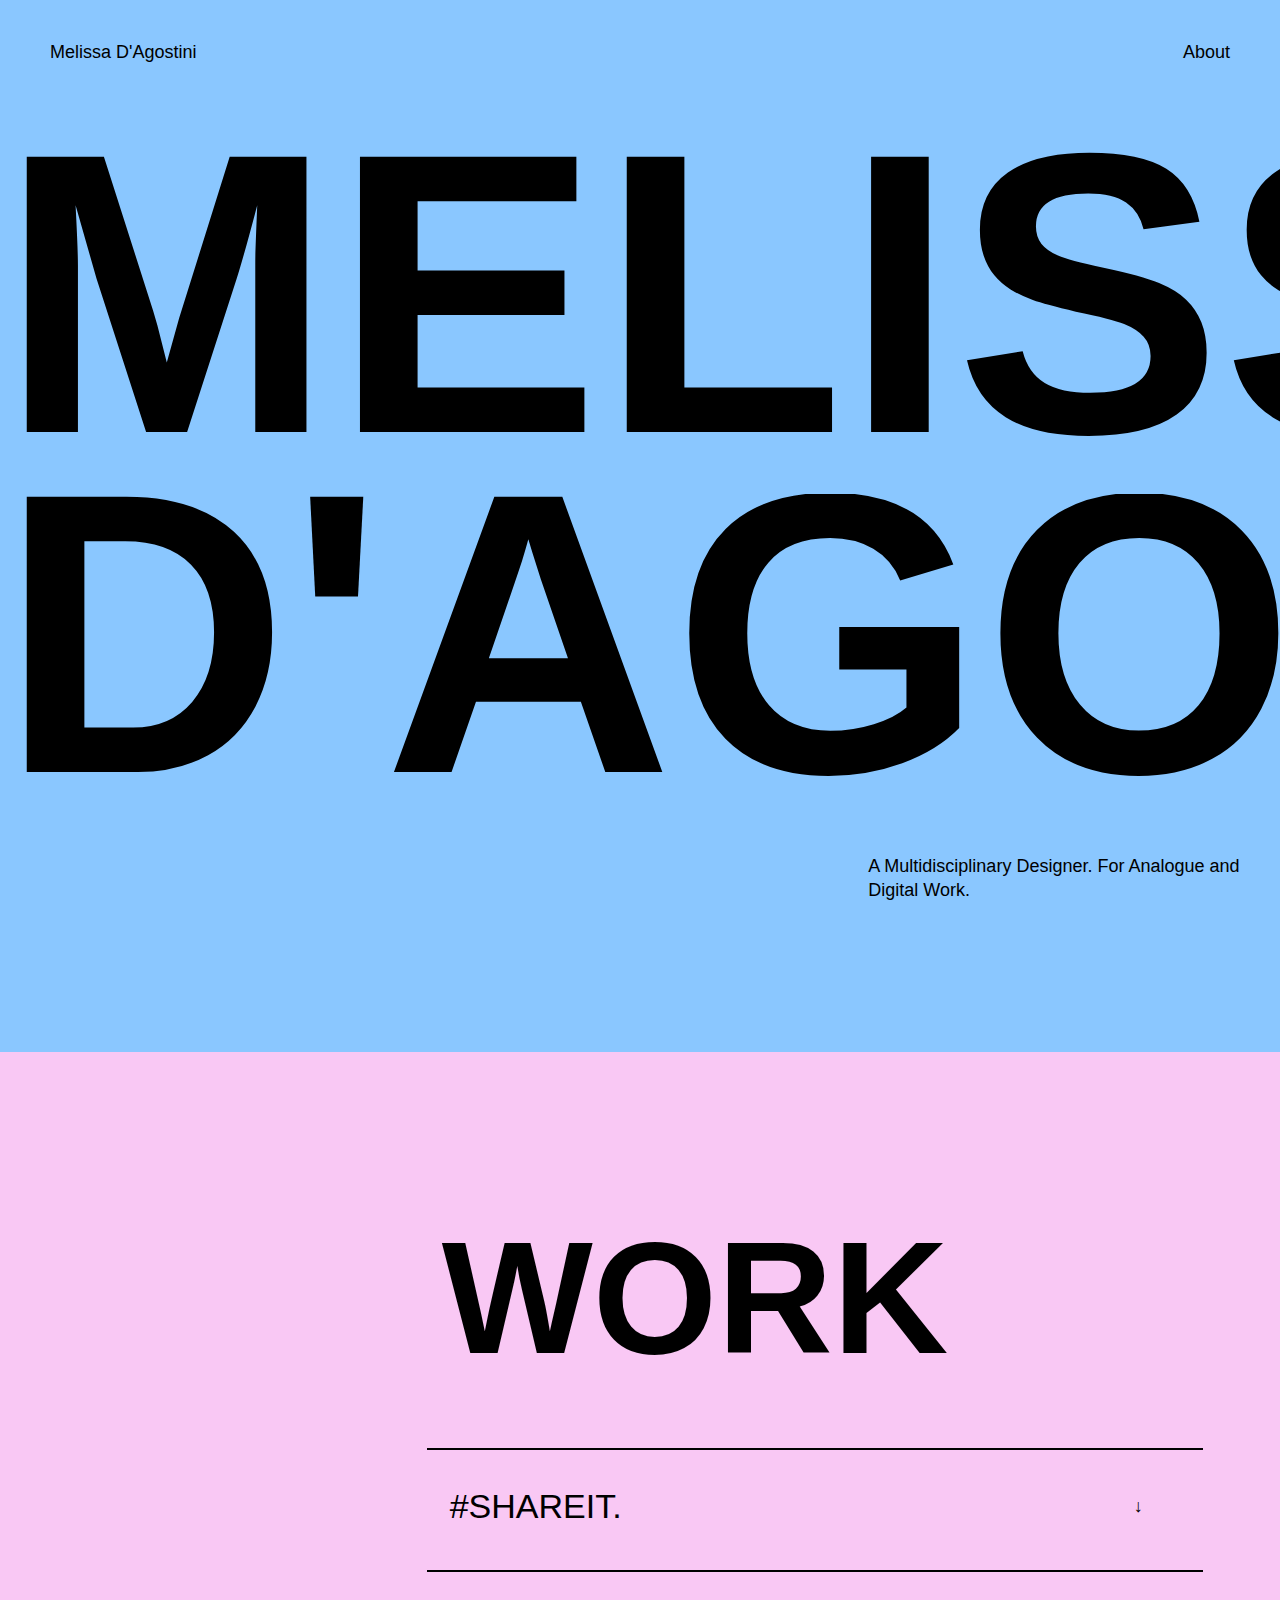
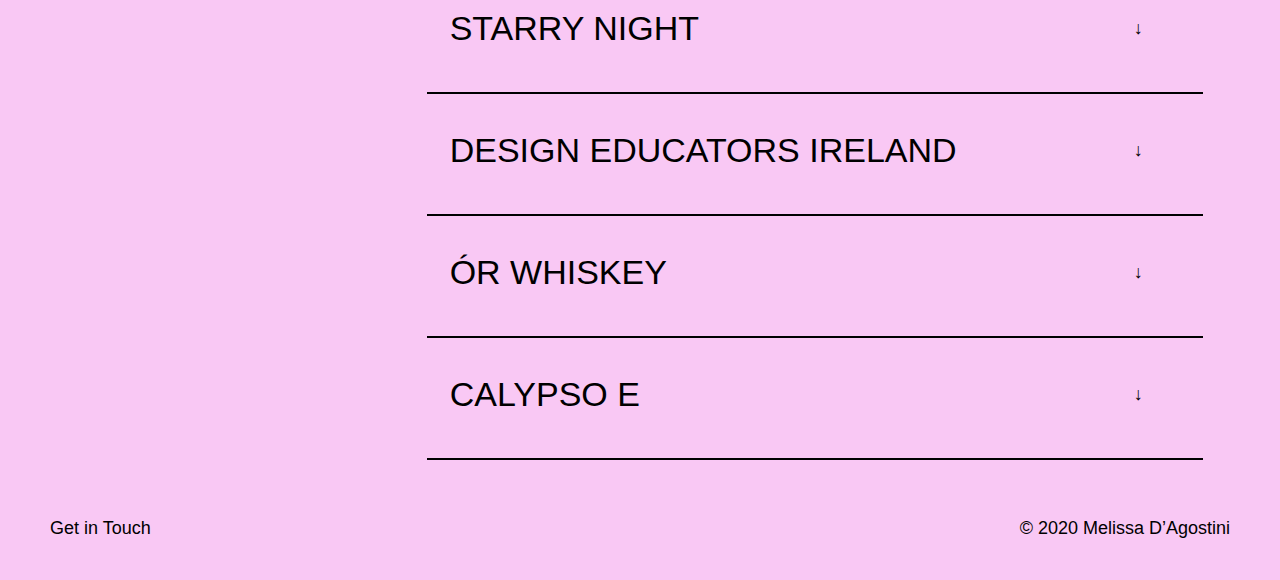
<file: index.html>
<!doctype html>
<html lang="en">

<head>
    <!-- Required meta tags -->
    <meta charset="utf-8">
    <meta name="viewport" content="width=device-width, initial-scale=1, shrink-to-fit=no">

    <!-- Bootstrap CSS -->
    <link rel="stylesheet" href="https://stackpath.bootstrapcdn.com/bootstrap/4.3.1/css/bootstrap.min.css" integrity="sha384-ggOyR0iXCbMQv3Xipma34MD+dH/1fQ784/j6cY/iJTQUOhcWr7x9JvoRxT2MZw1T" crossorigin="anonymous">

    <!-- My StyleSheet New Copy -->
    <link rel="stylesheet" type="text/css" href="css/stylesheet.css">

    <!-- Google Fonts -->
    <link href="https://fonts.googleapis.com/css?family=Roboto+Mono:400,500,700&display=swap" rel="stylesheet">
    <link href="https://fonts.googleapis.com/css?family=Montserrat:500,700,800&display=swap" rel="stylesheet">

    <title>Melissa D'Agostini</title>
</head>

<body>
    <div class="container-fluid pinkcol">


        <!--////////// 0. START OF NAV ////////////-->

        <div>
            <div class="row footerpaddingtotal d-flex justify-content-between bluecol2">
                <a href="index.html" class="textdecoration">
                    <p class="footerleft">Melissa D'Agostini </p>
                </a>
                <a href="about.html" class="textdecoration">
                    <p class="footerright"> About</p>
                </a>
            </div>
        </div>

        <!--////////// 0. END OF NAV ////////////-->


        <!--////////// 1. START OF HERO IMAGE ////////////-->

        <div class="row bluecol2">
            <section>
                <div class="homesize hometitlemargin">
                    <h1> MELISSAD'AGOSTINIMELISSAD'AGOSTINIMELISSAD'AGOSTINIMELISSAD'AGOSTINIMELISSAD'AGOSTINI</h1>
                </div>
            </section>
            <section>
                <div class="homesize hometitlemargin2">
                    <h1> D'AGOSTINIMELISSAD'AGOSTINIMELISSAD'AGOSTINIMELISSAD'AGOSTINIMELISSAD'AGOSTINIMELISSA</h1>
                </div>
            </section>

            <div class="offset-xl-8 col-xl-4 homepaddingmelbottom homepaddingmeltop abouttitleleft">
                <p> A Multidisciplinary Designer.<span class="a"> For Analogue and Digital Work.</span> </p>
            </div>
        </div>

        <!--////////// 1. END OF HERO IMAGE////////////-->



        <!--////////// 1. START OF WORK ////////////-->

        <div class="row pinkcol">
            <div class="offset-xl-4 col-xl-7 abouttitletop abouttitlebottom abouttitleleft">
                <h2> WORK </h2>
            </div>
        </div>

        <!--////////// 1. END OF WORK ////////////-->



        <!--////////// 2. START OF ACCORDION HTML ////////////-->

        <!--START OF PROJECT 01-->

        <div class="row">
            <hr class="col-xl-7 offset-xl-4">
        </div>

        <!--
<p><button onclick="myFunction()">Click Me</button></p>

<div id="myDIV"> &#8595;</div>-->




        <button class="offset-xl-4 col-xl-7 accordion" onclick="myFunction()">
            <div class="d-flex justify-content-between accordionmarginmobile">
                <h3> #SHAREIT. </h3>
                <p id="myDIV" class="accordiontextpadding"> &#8595; </p>
            </div>
        </button>

        <div class="offset-xl-4 col-xl-7 panel">
            <div class="row accordiondescriptor">
                <div class="col-xl-4">
                    <p class="subheadingbold"> Client </p>
                    <p class="aboutsmallspacing"> CyberSafe Ireland</p>

                    <p class="subheadingbold"> Year</p>
                    <p class="aboutsmallspacing"> 2018 </p>
                </div>

                <div class="offset-xl-1 col-xl-6">
                    <p> CyberSafe Ireland is an Irish children’s charity for online safety. They requested <span class="b">a designed microsite in order to educate parents of the potential dangers of children being online.</span> </p>
                    <div class="buttontop">
                        <button class="button"> <a href="project1.html" style="text-decoration: none;">
                                <p> View Project</p>
                            </a>
                        </button>
                    </div>
                </div>
            </div>
        </div>

        <!--<div class="row">
    <hr class="col-7 offset-4">
</div>-->

        <!--END OF PROJECT 01-->



        <!--START OF PROJECT 02-->

        <div class="row">
            <hr class="col-xl-7 offset-xl-4">
        </div>

        <button class="offset-xl-4 col-xl-7 accordion accordionmarginmobile">
            <div class="d-flex justify-content-between">
                <h3> STARRY NIGHT </h3>
                <p class="accordiontextpadding arrowimg"> </p>
            </div>
        </button>

        <div class="offset-xl-4 col-xl-7 panel">
            <div class="row accordiondescriptor">
                <div class="col-xl-4">
                    <p class="subheadingbold"> Client </p>
                    <p class="aboutsmallspacing"> Emma Smith</p>

                    <p class="subheadingbold"> Year</p>
                    <p class="aboutsmallspacing"> 2018 </p>
                </div>

                <div class="offset-xl-1 col-xl-6">
                    <p> Starry Night is a story about a girl who is stuck between being a child and an adult. An opening title had to be created for the beginning of Starry Night to illustrate Cara's dreams and ambitions but also, her reality.
                    </p>
                    <div class="buttontop">
                        <button class="button">
                            <a href="project2.html" style="text-decoration: none;">
                                <p> View Project</p>
                            </a>
                        </button>
                    </div>
                </div>
            </div>
        </div>

        <!-- <div class="row">
            <hr class="col-7 offset-4">
        </div>-->

        <!--END OF PROJECT 02-->



        <!--START OF PROJECT 03-->

        <div class="row">
            <hr class="col-xl-7 offset-xl-4">
        </div>

        <button class="offset-xl-4 col-xl-7 accordion accordionmarginmobile">
            <div class="d-flex justify-content-between">
                <h3> DESIGN <span class="b"></span> EDUCATORS IRELAND </h3>
                <p class="accordiontextpadding arrowimg"></p>
            </div>
        </button>

        <div class="offset-xl-4 col-xl-7 panel">
            <div class="row accordiondescriptor">
                <div class="col-xl-4">
                    <p class="subheadingbold"> Client </p>
                    <p class="aboutsmallspacing"> David Smith </p>

                    <p class="subheadingbold"> Year</p>
                    <p class="aboutsmallspacing"> 2018 </p>
                </div>

                <div class="offset-xl-1 col-xl-6">
                    <p> Design Educators Ireland (DEI) is a representative body of Education Institutions with a degree or postgraduate provision in design in Ireland. Keeping in mind the idea of a ‘representative body’ for the Irish design education in Ireland, I worked with the idea of uniting people. </p>
                    <div class="buttontop">
                        <button class="button">
                            <a href="#" style="text-decoration: none;">
                                <p> View Project</p>
                            </a>
                        </button>
                    </div>
                </div>
            </div>
        </div>

        <!--<div class="row">
    <hr class="col-7 offset-4">
</div>-->

        <!--END OF PROJECT 03-->



        <!--START OF PROJECT 04-->

        <div class="row">
            <hr class="col-xl-7 offset-xl-4">
        </div>
        <button class="offset-xl-4 col-xl-7 accordion accordionmarginmobile">
            <div class="d-flex justify-content-between">
                <h3> ÓR WHISKEY </h3>
                <p class="accordiontextpadding arrowimg"></p>
            </div>
        </button>

        <div class="offset-xl-4 col-xl-7 panel">
            <div class="row accordiondescriptor">
                <div class="col-xl-4">
                    <p class="subheadingbold"> Client </p>
                    <p class="aboutsmallspacing"> Bord Bia </p>

                    <p class="subheadingbold"> Year</p>
                    <p class="aboutsmallspacing"> 2018 </p>
                </div>

                <div class="offset-xl-1 col-xl-6">
                    <p> Bord Bia created a new whiskey and had requested a design that would stand out from the sea of spirits that would capture consumers attention. The package design had to have an engaging story which captures the imagination as well as an appropriate design.</p>
                    <div class="buttontop">
                        <button class="button">
                            <a href="#" style="text-decoration: none;">
                                <p> View Project</p>
                            </a>
                        </button>
                    </div>
                </div>
            </div>
        </div>

        <div class="row">
            <hr class="col-xl-7 offset-xl-4 ">
        </div>

        <!--END OF PROJECT 04-->


        <!--START OF PROJECT 05-->

        <!--<div class="row">
            <hr class="col-xl-7 offset-xl-4">
        </div>-->

        <button class="offset-xl-4 col-xl-7 accordion accordionmarginmobile">
            <div class="d-flex justify-content-between">
                <h3> CALYPSO E</h3>
                <p class="accordiontextpadding arrowimg"></p>
            </div>
        </button>

        <div class="offset-xl-4 col-xl-7 panel">
            <div class="row accordiondescriptor">
                <div class="col-xl-4">
                    <p class="subheadingbold"> Client </p>
                    <p class="aboutsmallspacing"> IADT </p>

                    <p class="subheadingbold"> Year</p>
                    <p class="aboutsmallspacing"> 2017 </p>
                </div>

                <div class="offset-xl-1 col-xl-6">
                    <p> Calypso E was the designated font. Seeking out its distinctive features was priority. I realised that Calypso E is a powerful font used for large print, and therefore the decision was made to design the microsite and book around this concept.</p>
                    <div class="buttontop">
                        <button class="button">
                            <a href="#" style="text-decoration: none;">
                                <p> View Project</p>
                            </a>
                        </button>
                    </div>
                </div>
            </div>
        </div>

        <div class="row">
            <hr class="col-xl-7 offset-xl-4 ">
        </div>

        <!--END OF PROJECT 05-->


        <!--////////// 2. END OF ACCORDION HTML ////////////-->



        <!--////////// 3. START FOOTER ////////////-->

        <div>
            <div class="row footerpaddingtotal d-flex justify-content-between">
                <p class="footerleft"> Get in Touch </p>
                <p class="footerright"> © 2020 Melissa D’Agostini</p>
            </div>
        </div>

        <!--////////// 3. END FOOTER ////////////-->



        <!--////////// 4. START OF ACCORDION SCRIPT //////////-->


        <script>
            var acc = document.getElementsByClassName("accordion");
            var i;

            for (i = 0; i < acc.length; i++) {
                acc[i].addEventListener("click", function() {
                    this.classList.toggle("active");
                    var panel = this.nextElementSibling;
                    if (panel.style.display === "block") {
                        panel.style.display = "none";
                    } else {
                        panel.style.display = "block";
                    }
                });
            }

        </script>

        <!--////////// 4. END OF ACCORDION SCRIPT ////////////-->


        <!-- <script>
            function myFunction() {
                var x = document.getElementById("myDIV");
                if (x.innerHTML === "\2193") {
                    x.innerHTML = "no";
                } else {
                    x.innerHTML = "\2193";
                }
            }

        </script>-->




    </div>

    <!--////////// CONTAINER-FLUID CLOSED *ABOVE* ////////////-->



    <!-- Optional JavaScript -->
    <!-- jQuery first, then Popper.js, then Bootstrap JS -->
    <script src="https://code.jquery.com/jquery-3.3.1.slim.min.js" integrity="sha384-q8i/X+965DzO0rT7abK41JStQIAqVgRVzpbzo5smXKp4YfRvH+8abtTE1Pi6jizo" crossorigin="anonymous"></script>
    <script src="https://cdnjs.cloudflare.com/ajax/libs/popper.js/1.14.7/umd/popper.min.js" integrity="sha384-UO2eT0CpHqdSJQ6hJty5KVphtPhzWj9WO1clHTMGa3JDZwrnQq4sF86dIHNDz0W1" crossorigin="anonymous"></script>
    <script src="https://stackpath.bootstrapcdn.com/bootstrap/4.3.1/js/bootstrap.min.js" integrity="sha384-JjSmVgyd0p3pXB1rRibZUAYoIIy6OrQ6VrjIEaFf/nJGzIxFDsf4x0xIM+B07jRM" crossorigin="anonymous"></script>
</body>

</html>
</file>
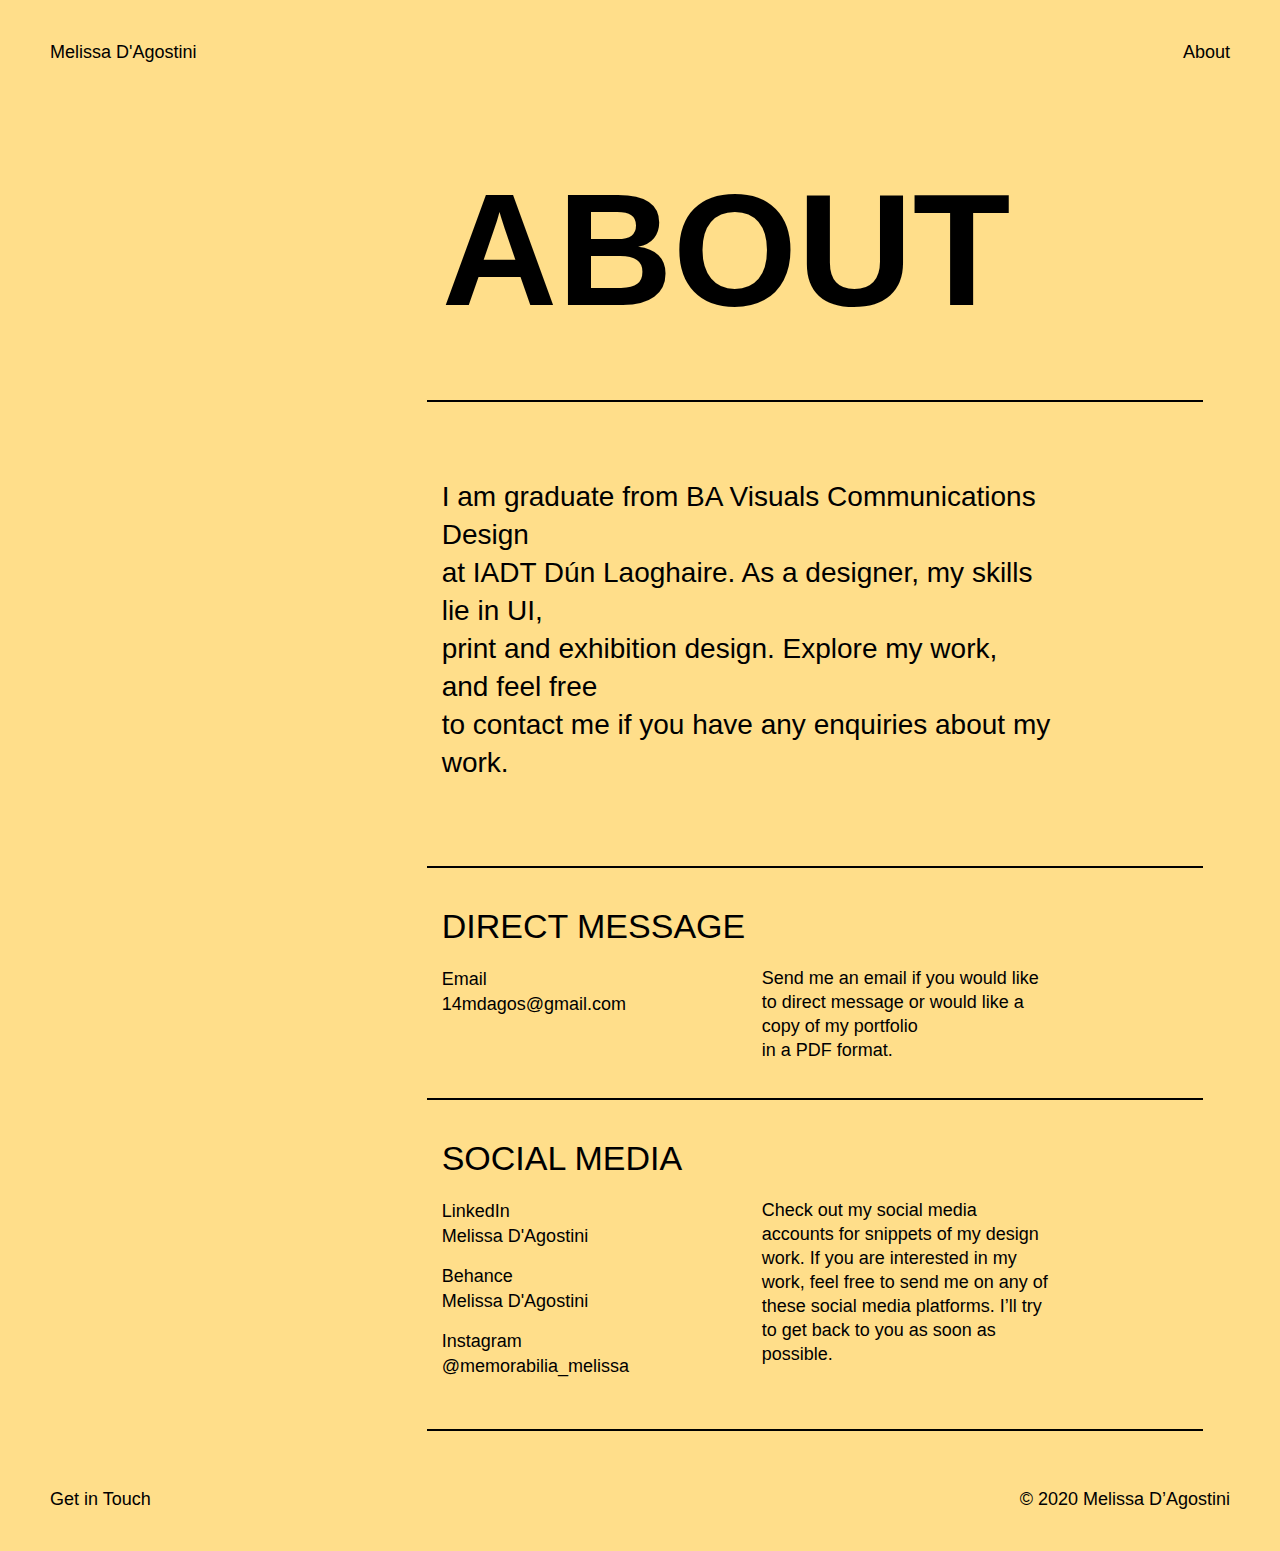
<file: about.html>
<!doctype html>
<html lang="en">

<head>
    <!-- Required meta tags -->
    <meta charset="utf-8">
    <meta name="viewport" content="width=device-width, initial-scale=1, shrink-to-fit=no">

    <!-- Bootstrap CSS -->
    <link rel="stylesheet" href="https://stackpath.bootstrapcdn.com/bootstrap/4.3.1/css/bootstrap.min.css" integrity="sha384-ggOyR0iXCbMQv3Xipma34MD+dH/1fQ784/j6cY/iJTQUOhcWr7x9JvoRxT2MZw1T" crossorigin="anonymous">

    <!-- My StyleSheet New Copy -->
    <link rel="stylesheet" type="text/css" href="css/stylesheet.css">

    <!-- Google Fonts -->
    <link href="https://fonts.googleapis.com/css?family=Roboto+Mono:400,500,700&display=swap" rel="stylesheet">
    <link href="https://fonts.googleapis.com/css?family=Montserrat:500,700,800&display=swap" rel="stylesheet">

    <title>Melissa D'Agostini</title>
</head>

<body>
    <div class="container-fluid yelcol">


        <!--////////// 0. START OF NAV ////////////-->

        <div>
            <div class="row footerpaddingtotal d-flex justify-content-between yelcol">
                <a href="index.html" class="textdecoration">
                    <p class="footerleft">Melissa D'Agostini </p>
                </a>
                <a href="about.html" class="textdecoration">
                    <p class="footerright"> About</p>
                </a>
            </div>
        </div>

        <!--////////// 0. END OF NAV ////////////-->


        <!--////////// 1. START OF ABOUT ////////////-->


        <div class="row aboutparaleftmobile">
            <div class="offset-xl-4 col-xl-7 abouttitletop2 abouttitletop abouttitlebottom">
                <h2> ABOUT </h2>
            </div>
        </div>

        <!--////////// 1. END OF ABOUT ////////////-->

        <!--////////// 2. START DIRECT MESSAGE ////////////-->

        <div class="row">
            <hr class="col-xl-7 offset-xl-4">
        </div>

        <div class="row aboutparaleftmobile">
            <div class="offset-xl-4 col-xl-6 aboutparatop aboutparabottom aboutparaleftmobile">
                <h4> I am graduate from BA Visuals Communications Design <span class="c"> at IADT Dún Laoghaire. As a designer, my skills lie in UI,</span> <span class="c"> print and exhibition design. Explore my work, and feel free</span> to contact me if you have any enquiries about my work. </h4>
            </div>
        </div>

        <!--////////// 3. START DIRECT MESSAGE ////////////-->

        <div class="row">
            <hr class="col-xl-7 offset-xl-4">
        </div>

        <div class="row aboutparaleftmobile">
            <div class="offset-xl-4 col-xl-4 aboutinfotop aboutinfobottom ">
                <h3> DIRECT MESSAGE </h3>
            </div>
        </div>

        <div class="row aboutparaleftmobile">
            <div class="offset-xl-4 col-xl-2">
                <p class="subheadingbold"> Email </p>
                <p class="aboutsmallspacing"> 14mdagos@gmail.com </p>
            </div>
            <div class="offset-xl-1 col-xl-3 aboutparabottominfo">
                <p> Send me an email if you would like to direct message or would like a copy of my portfolio <br> in a PDF format. </p>
            </div>
        </div>

        <div class="row aboutinfotop ">
            <hr class="col-xl-7 offset-xl-4">
        </div>

        <!--//////////// END DIRECT MESSAGE ////////////////-->


        <!--////////// 4. START SOCIAL MEDIA ////////////-->

        <div class="row aboutparaleftmobile">
            <div class="offset-xl-4 col-xl-4 aboutinfotop aboutinfobottom">
                <h3> SOCIAL MEDIA </h3>
            </div>
        </div>

        <div class="row aboutparaleftmobile">
            <div class="offset-xl-4 col-xl-2">
                <p class="subheadingbold"> LinkedIn </p>
                <p class="aboutsmallspacing"> Melissa D'Agostini</p>

                <p class="subheadingbold"> Behance </p>
                <p class="aboutsmallspacing"> Melissa D'Agostini</p>

                <p class="subheadingbold"> Instagram </p>
                <p class="aboutsmallspacing"> @memorabilia_melissa</p>
            </div>
            <div class="offset-xl-1 col-xl-3 aboutparabottominfo">
                <p> Check out my social media accounts <span class="b">for snippets of my design work. If you are interested in my work, feel free to send </span><span class="b">me on any of these social media platforms.</span> I’ll try to get back to you as soon as possible.</p>
            </div>
        </div>

        <div class="row aboutinfotop">
            <hr class="col-xl-7 offset-xl-4">
        </div>

        <!--//////////// END DIRECT MESSAGE ////////////////-->


        <!--////////// 5. START FOOTER ////////////-->

        <div>
            <div class="row footerpaddingtotal d-flex justify-content-between">
                <p class="footerleft"> Get in Touch </p>
                <p class="footerright"> © 2020 Melissa D’Agostini</p>
            </div>
        </div>

        <!--////////// 5. END FOOTER ////////////-->

    </div>

    <!--////////// CONTAINER-FLUID CLOSED *ABOVE* ////////////-->










    <!-- Optional JavaScript -->
    <!-- jQuery first, then Popper.js, then Bootstrap JS -->
    <script src="https://code.jquery.com/jquery-3.3.1.slim.min.js" integrity="sha384-q8i/X+965DzO0rT7abK41JStQIAqVgRVzpbzo5smXKp4YfRvH+8abtTE1Pi6jizo" crossorigin="anonymous"></script>
    <script src="https://cdnjs.cloudflare.com/ajax/libs/popper.js/1.14.7/umd/popper.min.js" integrity="sha384-UO2eT0CpHqdSJQ6hJty5KVphtPhzWj9WO1clHTMGa3JDZwrnQq4sF86dIHNDz0W1" crossorigin="anonymous"></script>
    <script src="https://stackpath.bootstrapcdn.com/bootstrap/4.3.1/js/bootstrap.min.js" integrity="sha384-JjSmVgyd0p3pXB1rRibZUAYoIIy6OrQ6VrjIEaFf/nJGzIxFDsf4x0xIM+B07jRM" crossorigin="anonymous"></script>
</body>

</html>
</file>
<file: css/stylesheet.css>
::-webkit-scrollbar {
    display: none;
}



/*TEST*/

.homesize {
    height: 440px;
}

.aboutbackground {
    height: 1000px;
}

.typespacing {
    padding-top: 50px;
}

.typespacing2 {
    margin-top: -40px;
}

.purple {
    background-color: #9BB0E4;
}

.bluecol {
    background-color: #76BDFF;
}

.bluecol2 {
    background-color: #8AC7FF;
}

.pinkcol {
    background-color: #F9C8F4;
}

.yelcol {
    background-color: #FFDE8A;
}

.nunitocol {
    background-color: #68CBDD;
}

.nunitobeige {
    background-color: #FFF8E8;
}

.aboutpaddingtop {
    padding-top: 200px;
}

.paratop {
    margin-top: -120px;
}

.homedescriptortop {
    margin-top: -240px;
}

.black {
    color: black;
}

.blackbg {
    background-color: black;
}

.starrycol {
    /*background-color: #FFE34E;*/
    /*  background-color: #FF86F3;*/
    background-color: #FCDEF9;

}

.starrybgcol {
    /*background-color: #FEF1D0;*/
    /*background-color: #E9EEF9;*/
    background-color: #FBF8F1;
}



/*LINE*/

hr {
    height: 1px;
    background-color: black;
}

.topline {
    margin-top: -50px;
}



/*HOME*/

.homepaddingmeltop {
    padding-top: 20px;
}

.homepaddingmelbottom {
    padding-bottom: 150px;
}



/*HOME ANIMATION*/

section {
    position: relative;
    width: 100%;
    height: 100%;
    display: flex;
    overflow: hidden;
}

section div {
    position: relative;
    width: 100%;
    /*background: beige;*/
    overflow: hidden;
}

section div h1 {
    position: absolute;
    white-space: nowrap;
    animation: animate 90s linear infinite;
}

@keyframes animate {
    0% {
        transform: translateX(0);
    }

    100% {
        transform: translateX(-100%);
    }
}

.hometitlemargin {
    margin-top: -50px;
}

.hometitlemargin2 {
    margin-top: -100px;
}



/*ACCORDION*/

.accordion {
    background-color: #F9C8F4;
    color: black;
    /*cursor: pointer;*/
    padding: 18px;
    width: 100%;
    border: none;
    text-align: left;
    font-size: 15px;
    text-decoration: none;
    outline: none;
    transition: 0.4s;
}

.active,
.accordion:hover {
    background-color: #F9C8F4;
    text-decoration: none;
    outline: none;
}

.panel {
    padding: 0 18px;
    display: none;
    background-color: #F9C8F4;
    overflow: hidden;
    text-decoration: none;
    outline: none;
}

.accordiontextpadding {
    padding-top: 10px;
}

.accordiondescriptor {
    padding-top: 30px;
    padding-bottom: 30px;
}

.accordion:not(:hover) {
    text-decoration: none;
    outline: none;
}



/*ARROW*/

.arrowimg:after {
    content: '\2193';
}

.arrowselectionleft:before {
    content: '\2190';
    font-size: 34px;
}

.arrowselectionright:after {
    content: '\2192';
    font-size: 34px;
}

.leftarrownmargin {
    padding-top: 13px;
    margin-left: -40px;
}

.righttarrownmargin {
    padding-top: 13px;
    margin-left: -150px;
}

/*CAROUSEL*/

.carousel-control-prev-icon,
.carousel-control-next-icon,
carousel-control-prev,
carousel-control-next {
    height: 100px;
    width: 100px;
    outline: black;
    background-size: 100%, 100%;
    background-image: none;
    padding-top: 28px;
}

.carousel-control-prev-icon,
carousel-control-prev {
    padding-right: 100px;
}

.carousel-control-next-icon,
carousel-control-next {
    padding-left: 80px;
}

.carousel-control-next-icon:after {
    content: '\2192';
    font-size: 34px;
    color: #FF86F3;
}

.carousel-control-prev-icon:after {
    content: '\2190';
    font-size: 34px;
    color: #FF86F3;
}


/*HOME BUTTON*/

.button {
    background-color: #F9C8F4;
    color: black;
    border: 2px solid black;
    padding: 8px 16px;
    text-align: center;
    text-decoration: none;
}

.buttontop {
    padding-top: 20px;
    text-decoration: none;
}

.button:hover {
    background-color: #E1F9BA;
    text-decoration: none;
}



/*NAVBAR*/

.logo {
    font-family: 'Neue Haas Unica W1G', sans-serif;
    font-size: 18px;
    line-height: 24px;
    font-weight: 400;
    color: black;
    padding-left: 30%;
}

.logo:hover {
    color: #474747;
    text-decoration: none;
}

.navbarheight {
    height: 60px;
}

.navtoppadding {
    padding-top: 18px;
}


/*ABOUT*/

.abouttitletop {
    padding-top: 150px;
}

.abouttitletop2 {
    padding-top: 50px;
}

.aboutparatop {
    padding-top: 60px;
}

.aboutparabottom {
    padding-bottom: 60px;
}

.aboutinfotop {
    padding-top: 20px;
}

.aboutinfobottom {
    padding-bottom: 10px;
}

.aboutsmallspacing {
    padding-bottom: 15px;
}

.subheadingbold {
    font-family: 'Neue Haas Unica W1G', sans-serif;
    font-size: 18px;
    line-height: 26px;
    font-weight: 500;
    margin: 0;
}

.abouttitlebottom {
    padding-bottom: 30px;
}

/*FONT TYPE*/

h1 {
    font-family: 'Neue Haas Unica W1G', sans-serif;
    font-size: 400px;
    /* line-height: 100px;*/
    font-weight: 600;
    color: black;
}

h2 {
    font-family: 'Neue Haas Unica W1G', sans-serif;
    font-size: 160px;
    /* line-height: 100px;*/
    font-weight: 600;
    color: black;
}

h3 {
    font-family: 'Neue Haas Unica W1G', sans-serif;
    font-size: 34px;
    line-height: 44px;
    font-weight: 400;
    color: black;
}

h4 {
    font-family: 'Neue Haas Unica W1G', sans-serif;
    color: black;
    font-size: 28px;
    line-height: 38px;
    font-weight: 400;
    color: black;
}

p {
    font-family: 'Neue Haas Unica W1G', sans-serif;
    font-size: 18px;
    line-height: 24px;
    font-weight: 400;
    margin: 0;
    color: black;
}


/*FOOTER*/

.footerright {
    padding-right: 50px;
}

.footerleft {
    padding-left: 50px;
}

.footerbottom {
    padding-bottom: 30px;
}

.footerpaddingtotal {
    padding-top: 40px;
    padding-bottom: 40px;
}

.textdecoration:hover {
    text-decoration: none;
}

/*PROJECT*/

.projectdescriptiontop {
    padding-top: 150px;
}

.projectdescriptionbottom {
    padding-bottom: 300px;
}

.mainsection {
    height: 1000px;
}


/*PROJECT IMAGE*/

.imagepaddingtop {
    padding-top: 100px;
}

.imagepaddingbottom {
    padding-bottom: 150px;
}

.imagetexttop {
    padding-top: 15px;
    padding-left: 30px;
    text-align: right;
}

.imgspacing {
    padding-bottom: 30px;
}


/*VIDEO*/

.videopadding {
    padding-top: 200px;
}

video:focus {
    outline: 0;
}



span.c {
    display: block;
}

/*
.year {
    margin-left: 30px;
    text-align: left;
}
*/

.footnotespace {
    padding-top: 20px;
}






/*///////////////START OF MOBILE///////////////////*/

/* Extra small devices (phones, 600px and down) */
@media only screen and (max-device-width: 500px) {


    .my-col-sm-4 {
        /*width: 30%;*/
        background-color: red;
        height: 400px;
    }

    /*FONT TYPE*/

    h1 {
        font-family: 'Neue Haas Unica W1G', sans-serif;
        font-size: 220px;
        /* line-height: 100px;*/
        font-weight: 600;
        color: black;
    }

    h2 {
        font-family: 'Neue Haas Unica W1G', sans-serif;
        font-size: 50px;
        /* line-height: 100px;*/
        font-weight: 600;
        color: black;
    }

    h3 {
        font-family: 'Neue Haas Unica W1G', sans-serif;
        font-size: 24px;
        line-height: 32px;
        font-weight: 400;
        color: black;
    }

    h4 {
        font-family: 'Neue Haas Unica W1G', sans-serif;
        color: black;
        font-size: 22px;
        line-height: 32px;
        font-weight: 400;
        color: black;
    }

    p {
        font-family: 'Neue Haas Unica W1G', sans-serif;
        font-size: 16px;
        line-height: 24px;
        font-weight: 400;
        margin: 0;
        color: black;
    }

    span.a {
        display: block;
    }

    span.b {
        display: block;
    }

    span.c {
        display: inline;
    }



    /*NAV - Named footer as its the same*/

    .footerright {
        padding-right: 15px;
    }

    .footerleft {
        padding-left: 15px;
    }



    /*Mobile Length*/

    .homesize {
        height: 240px;
    }


    /*HOME ANIMATION*/


    .hometitlemargin {
        padding-top: 10px;
        margin-top: 5px;
    }

    .hometitlemargin2 {
        margin-top: -40px;
    }


    /*HOME LINE*/

    hr {
        margin-top: -1px;
    }


    /*HOME*/

    .homepaddingmeltop {
        padding-top: 20px;
        /*margin-top: -50px;*/
    }

    .homepaddingmelbottom {
        padding-bottom: 100px;
    }



    /*ABOUT*/

    .abouttitletop {
        padding-top: 50px;
    }

    .abouttitlebottom {
        padding-bottom: 10px;
    }

    .abouttitleleft {
        padding-left: 30px;
    }

    .aboutparatop {
        padding-top: 30px;
    }

    .aboutparabottom {
        padding-bottom: 40px;
    }

    .aboutparaleftmobile {
        padding-left: 15px;
    }

    .aboutparabottominfo {
        padding-bottom: 20px;
    }


    /*ACCORDION*/

    .accordiontextpadding {
        padding-top: 3px;
    }

    .accordionmarginmobile {
        margin-top: -10px;
    }

    .accordiondescriptor {
        padding-top: 10px;
        padding-bottom: 30px;
    }



    /*PROJECT*/

    .projectdescriptiontop {
        padding-top: 0px;
    }

    .footnotespace {
        padding-top: 0px;
    }

    .projectdescriptionbottom {
        padding-bottom: 50px;
    }

    /*PROJECT IMAGE*/

    .imagepaddingtop {
        padding-top: 0px;
    }

    .imagepaddingbottom {
        padding-bottom: 100px;
    }

    .mobileline {
        width: 50%;
        margin-right: 0;
    }

    .footerimgtype {
        padding-bottom: 5px;
    }

    .imagetexttop {
        padding-top: 5px;
        padding-left: 30px;
        text-align: right;
    }

    .abouttitletop2 {
        padding-top: 0px;
    }

    .abouttitleleft {
        padding-left: 20px;
    }

    .textalignright {
        text-align: right;
    }

    .projectdescriptionbottom {
        padding-bottom: 50px;
    }

    .imgspacing {
        padding-bottom: 30px;
    }


    /*ARROW*/

    .arrowselectionleft:before {
        content: '\2190';
        font-size: 16px;
    }

    .arrowselectionright:after {
        content: '\2192';
        font-size: 16px;
    }

    .leftarrownmargin {
        padding-top: 13px;
        margin-left: -40px;
    }


    /*FOOTER*/

    .footerpaddingtotal {
        padding-top: 15px;
        padding-bottom: 30px;
        padding-left: 20px;
        padding-right: 20px;
    }

    .footerpaddingtotal2 {
        padding-top: 0px;
        padding-bottom: 0px;
        padding-left: 20px;
        padding-right: 20px;
    }
</file>
